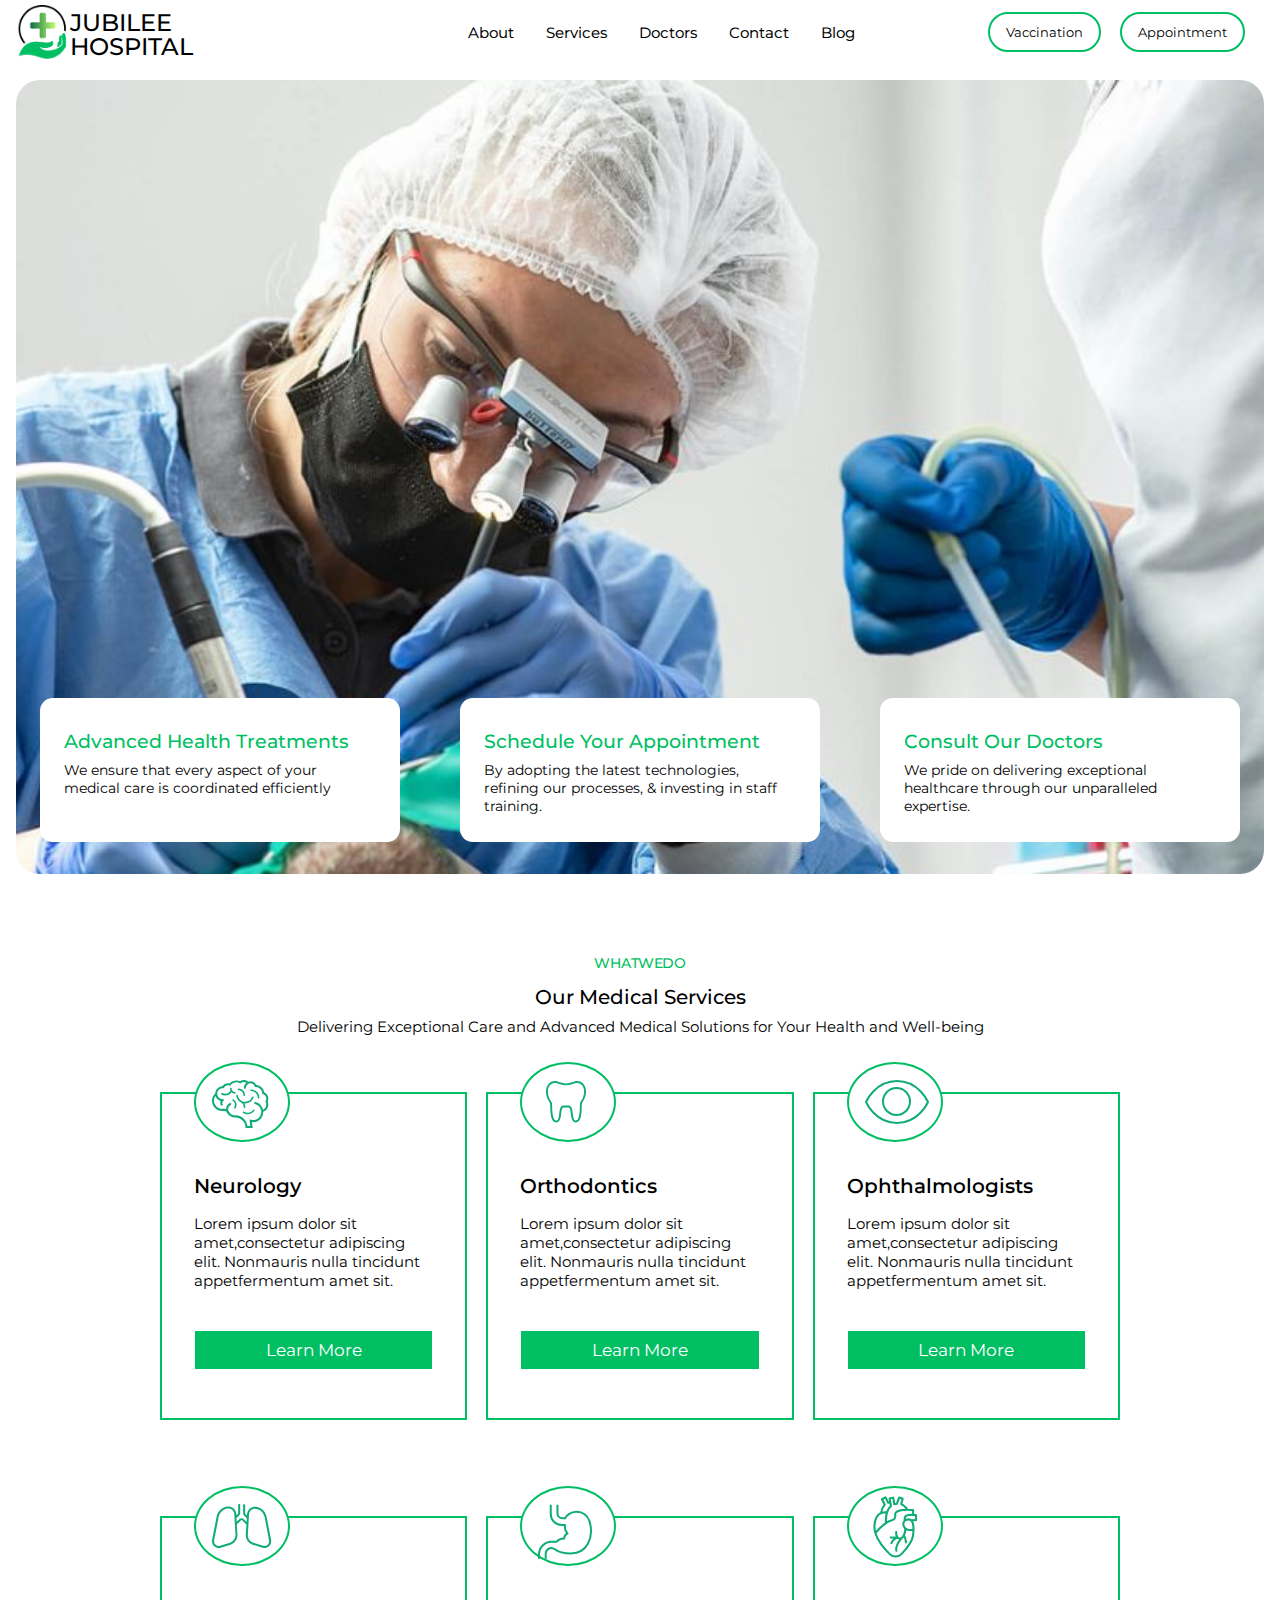
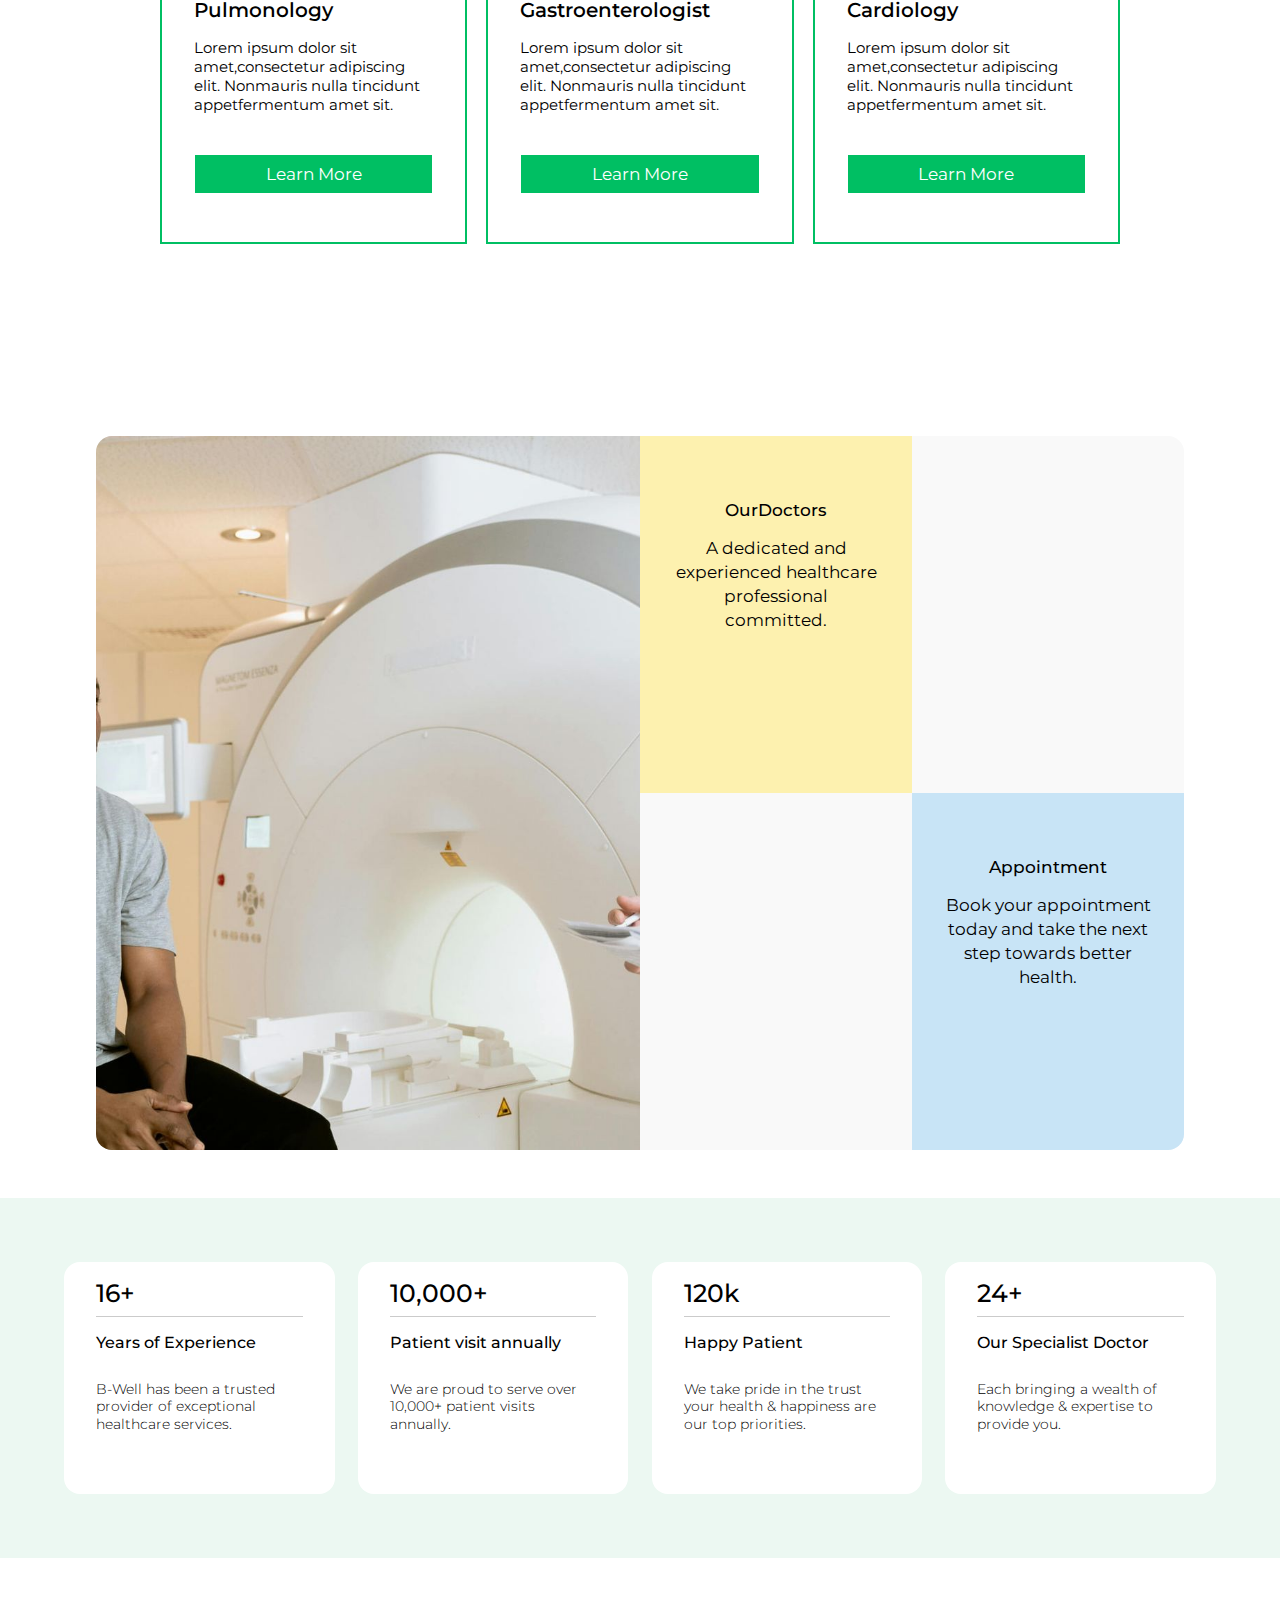
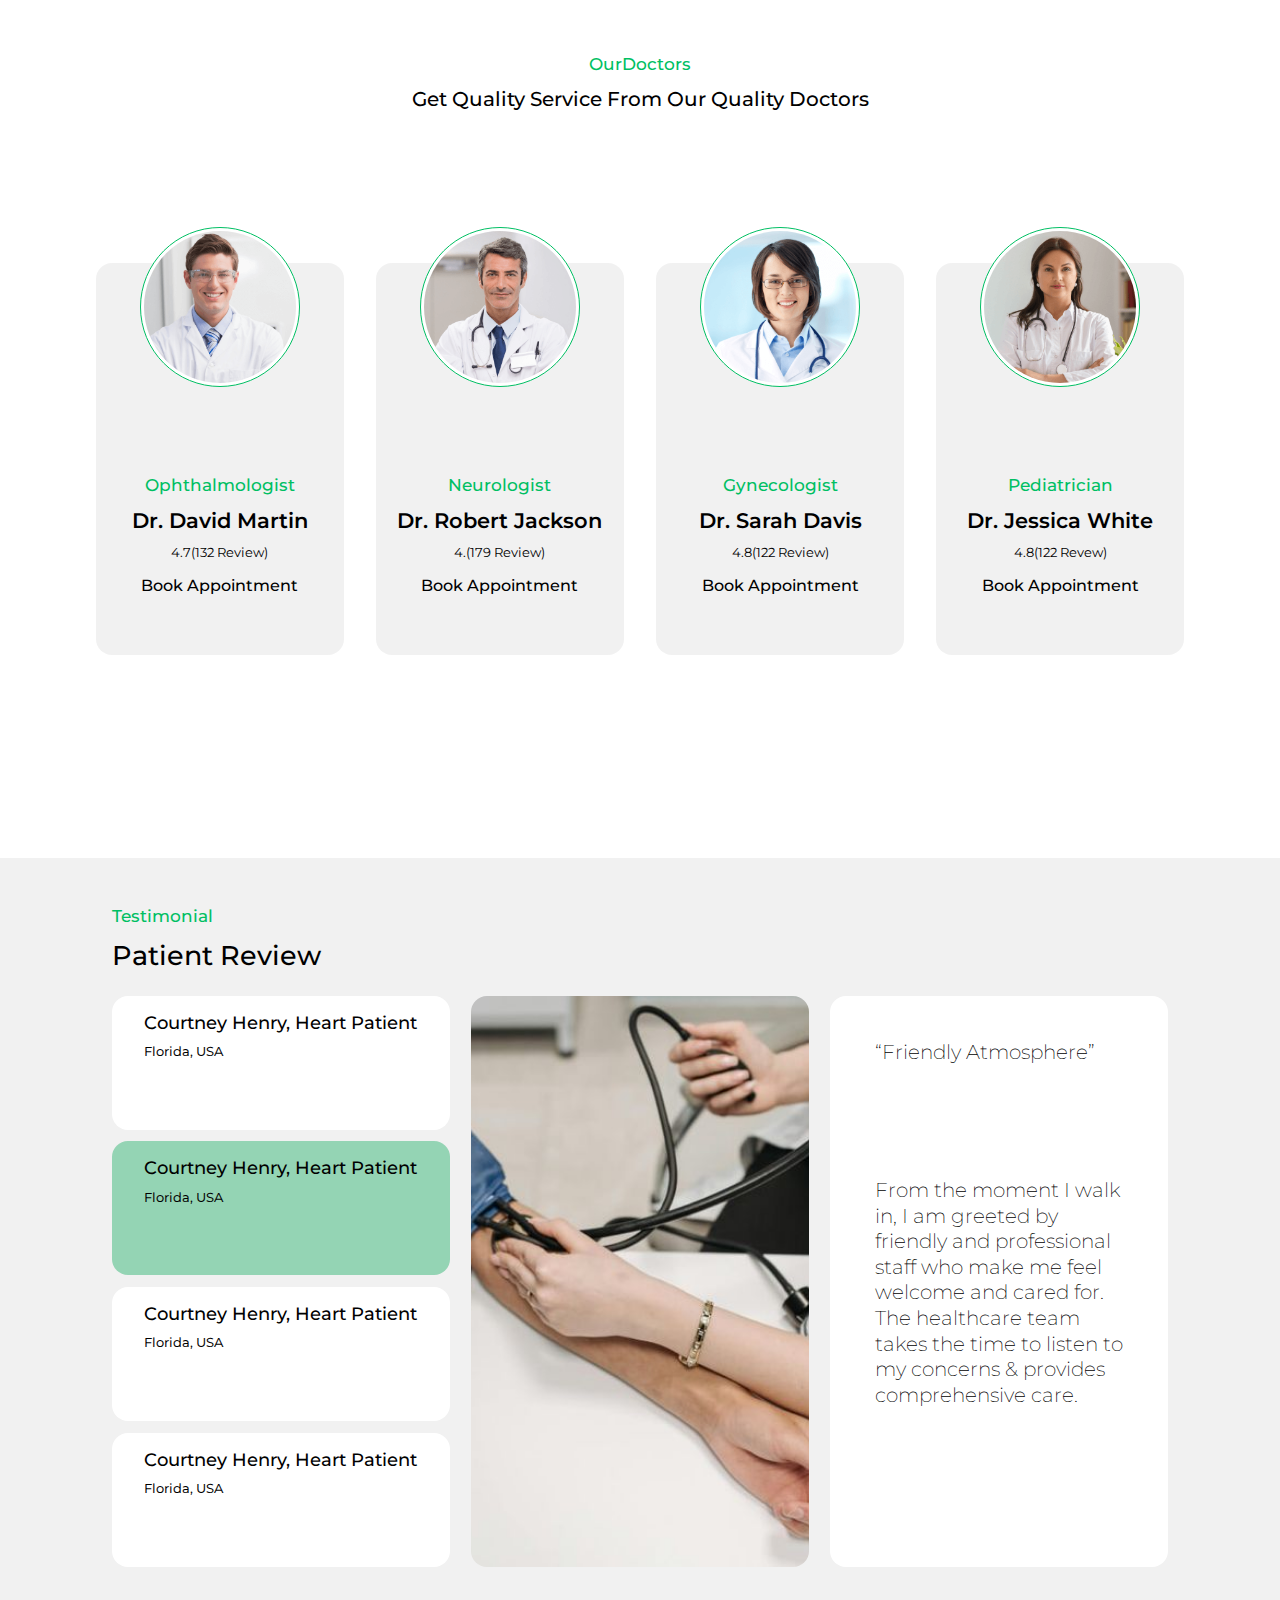
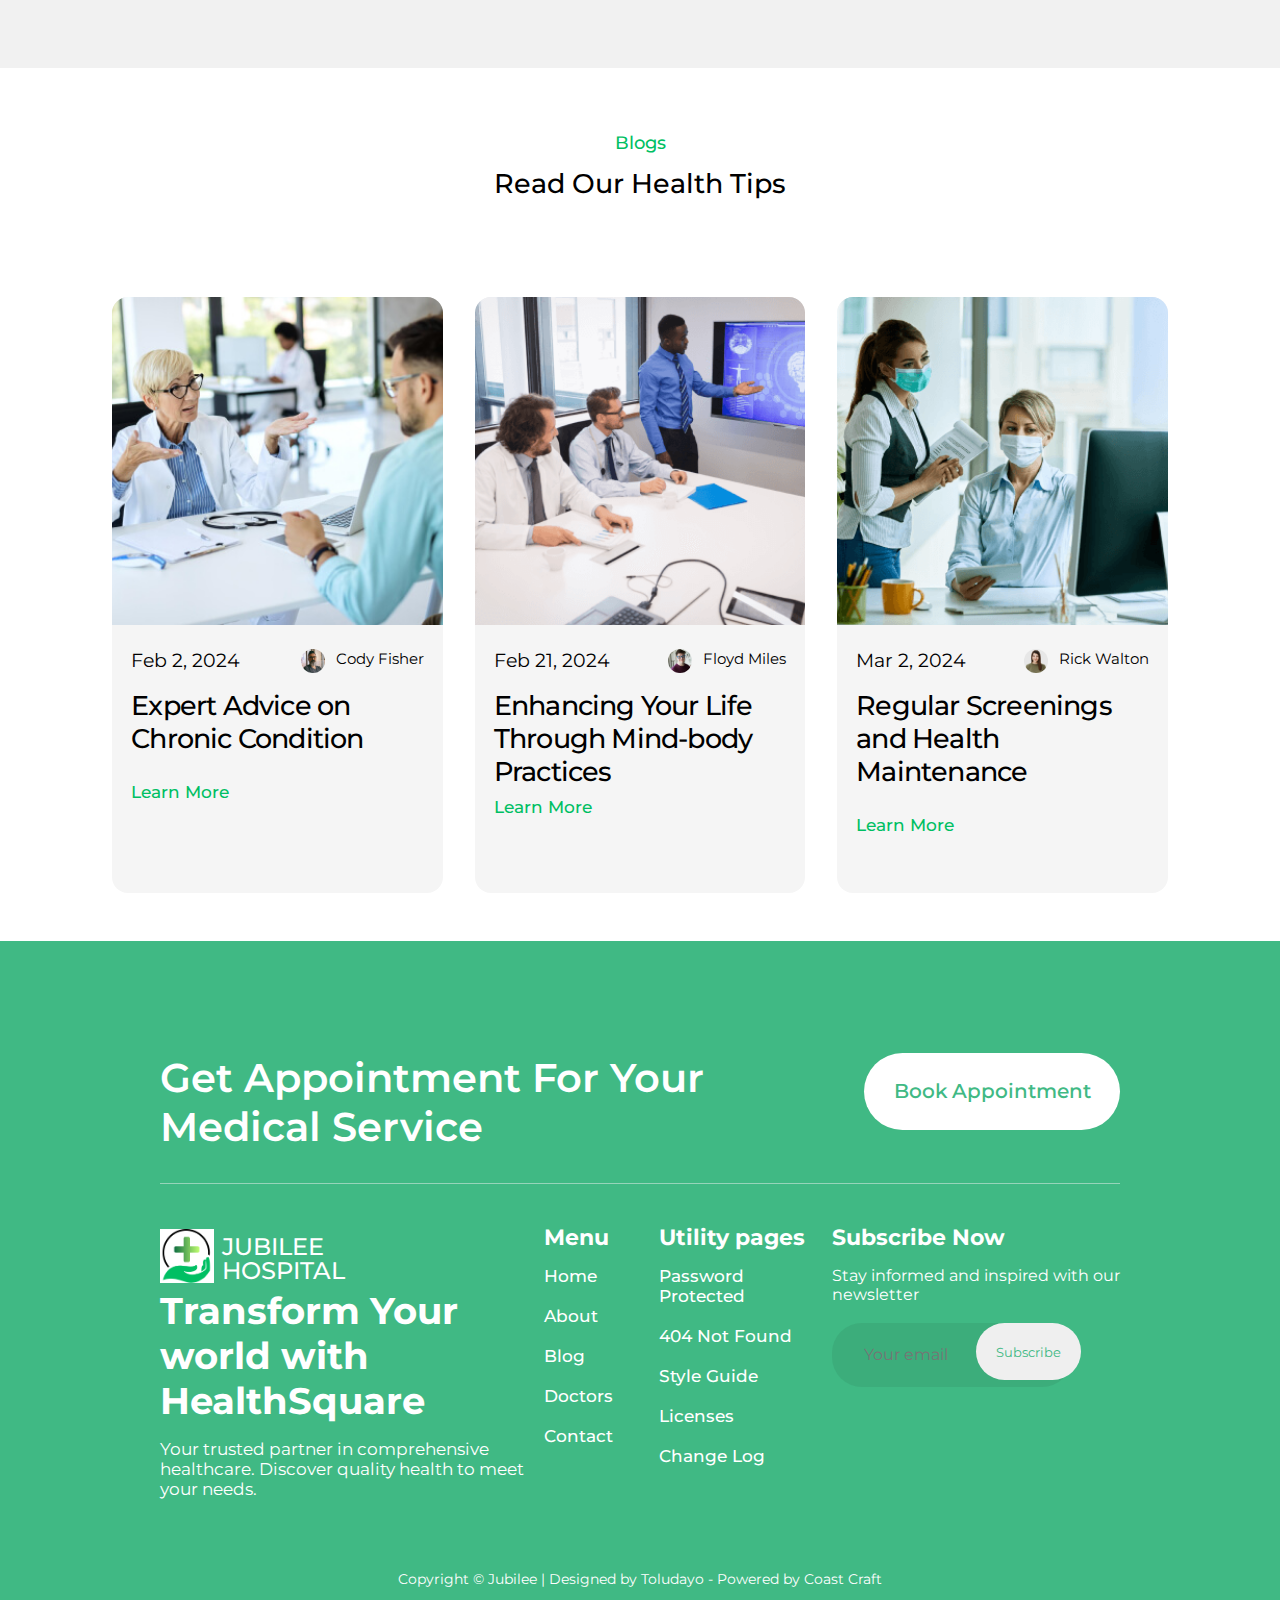
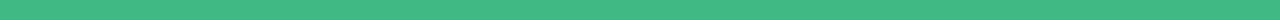
<file: index.html>
<!DOCTYPE html>
<html lang="en">
<head>
    <meta charset="UTF-8">
    <meta name="viewport" content="width=device-width, initial-scale=1.0">
    <meta http-equiv="X-UA-Compatible" content="IE=7">
    <link rel="stylesheet" href="/css/style.css">
    <link rel="stylesheet" href="/js/script.js">
    <link href="https://unpkg.com/aos@2.3.1/dist/aos.css" rel="stylesheet">
    <link rel="stylesheet" href="https://cdnjs.cloudflare.com/ajax/libs/font-awesome/6.6.0/css/all.min.css" integrity="sha512-Kc323vGBEqzTmouAECnVceyQqyqdsSiqLQISBL29aUW4U/M7pSPA/gEUZQqv1cwx4OnYxTxve5UMg5GT6L4JJg==" crossorigin="anonymous" referrerpolicy="no-referrer" />    <link rel="stylesheet" href="/js/script.js">
    <link rel="apple-touch-icon" sizes="180x180" href="/redketchup/apple-touch-icon.png">
    <link rel="icon" type="image/png" sizes="32x32" href="/redketchup/favicon-32x32.png">
    <link rel="icon" type="image/png" sizes="16x16" href="/redketchup/favicon-16x16.png">
    <link rel="manifest" href="/redketchup/site.webmanifest">
    <title>Jubilee Hospital | Home</title>
</head>
<body>
    <header> 
        <nav class="main-nav" aria-expanded="false">
            <div class="logo">
                <img src="/images/jubilee logo 2.png" alt="beatpulse logo" >
                <div class="logo-text">
                   <p>JUBILEE HOSPITAL</p> 
                </div>
            </div>
            <ul role="list" class="sub-nav">
                <li><a href="">About</a></li>
                <li><a href="#services">Services</a></li>
                <li><a href="#doctors">Doctors</a></li>
                <li><a href="#">Contact</a></li>
                <li><a href="#blog">Blog</a></li>
                <a href="/appointment.html" class="sign small">Appointment</a>
            </ul>
            <div class="call-to-action">
                <a href="#" class="sign">Vaccination</a>
                <a href="/appointment.html" class="sign">Appointment</a>
            </div>
        </nav>
        <button class="navbar-toggle " aria-label="navbar-toggle" aria-controls="primary-nav" >&#9776;</button>
    </header>     
    <main>
        <section class="hero">
            <div class="hero-img-container">
                <div class="hero-text-container" >
                    <div class="hero-text">
                        <h2>Advanced Health Treatments</h2>
                        <p>We ensure that every aspect of your medical care is coordinated efficiently </p>
                    </div>
                    <div class="hero-text">
                        <h2>Schedule Your Appointment</h2>
                        <p>By adopting the latest technologies, refining our processes, & investing in staff training.</p>
                    </div>
                    <div class="hero-text">
                        <h2>Consult Our Doctors</h2>
                        <p>We pride on delivering exceptional healthcare through our unparalleled expertise.</p>
                    </div>
                </div>
            </div>
        </section>
        <section class="what-we-do" id="services"  >
            <div class="what-we-do-txt">
                <h5 class="what-special">WHAT WE DO</h5>
                <h6>Our Medical Services</h6>
                <p>Delivering Exceptional Care and Advanced Medical Solutions for Your Health and Well-being</p>
            </div>
            <div class="whatwedo-boxes">
                <div class="box">
                    <div class="box-img">
                        <img src="/images/brain Green Icons (5).svg" alt="">
                    </div>
                    <div class="box-text">
                        <h4>Neurology</h4>
                        <p>Lorem ipsum dolor sit amet,consectetur adipiscing elit. Nonmauris nulla tincidunt appetfermentum amet sit.</p>
                       <button class="box-btn">Learn More</button>
                    </div>
                </div>
                <div class="box">
                    <div class="box2-img">
                        <img src="/images/tooth Green Icons (6).svg" alt="">
                    </div>
                    <div class="box-text">
                        <h4>Orthodontics</h4>
                        <p>Lorem ipsum dolor sit amet,consectetur adipiscing elit. Nonmauris nulla tincidunt appetfermentum amet sit.</p>
                       <button class="box-btn">Learn More</button>
                    </div>
                </div>
                <div class="box">
                    <div class="box-img">
                        <img src="/images/eye Green Icons (1).svg" alt="">
                    </div>
                    <div class="box-text">
                        <h4>Ophthalmologists</h4>
                        <p>Lorem ipsum dolor sit amet,consectetur adipiscing elit. Nonmauris nulla tincidunt appetfermentum amet sit.</p>
                       <button class="box-btn">Learn More</button>
                    </div>
                </div>
                <div class="box">
                    <div class="box-img">
                        <img src="/images/lungs Green Icons (4).svg" alt="">
                    </div>
                    <div class="box-text">
                        <h4>Pulmonology</h4>
                        <p>Lorem ipsum dolor sit amet,consectetur adipiscing elit. Nonmauris nulla tincidunt appetfermentum amet sit.</p>
                       <button class="box-btn">Learn More</button>
                    </div>
                </div>
                <div class="box">
                    <div class="box-img">
                        <img src="/images/kidney Green Icons (3).svg" alt="">
                    </div>
                    <div class="box-text">
                        <h4>Gastroenterologist</h4>
                        <p>Lorem ipsum dolor sit amet,consectetur adipiscing elit. Nonmauris nulla tincidunt appetfermentum amet sit.</p>
                       <button class="box-btn">Learn More</button>
                    </div>
                </div>
                <div class="box">
                    <div class="box3-img">
                        <img src="/images/heart Green Icons (2).svg" alt="">
                    </div>
                    <div class="box-text">
                        <h4>Cardiology</h4>
                        <p>Lorem ipsum dolor sit amet,consectetur adipiscing elit. Nonmauris nulla tincidunt appetfermentum amet sit.</p>
                       <button class="box-btn">Learn More</button>
                    </div>
                </div>
            </div>
        </section>
        <section class="block">
            <div class="block-container">
                <div class="block1">

                </div>
                <div class="block2">
                    <div class="small-block">
                        <i class="fa fa-user" aria-hidden="true"></i>
                        <h5>Our Doctors</h5>
                        <p>A dedicated and experienced healthcare professional committed.</p>
                    </div>
                    <div class="small-block"></div>
                    <div class="small-block"></div>
                    <div class="small-block">
                        <i class="fa fa-calendar" aria-hidden="true"></i>
                        <h5>Appointment</h5>
                        <p>Book your appointment today and take the next step towards better health.</p>
                    </div>
                </div>
            </div>
        </section>
        <div class="state-container">
                <div class="state">
                    <div class="state-header">
                        <h5>16+</h5>
                    </div>
                    <h6>Years of Experience</h6>
                    <p>B-Well has been a trusted provider of exceptional healthcare services.</p>
                </div>
                <div class="state">
                    <div class="state-header">
                        <h5>10,000+</h5>
                    </div>
                    <h6>Patient visit annually</h6>
                    <p>We are proud to serve over 10,000+ patient visits annually.</p>
                </div>
                <div class="state">
                    <div class="state-header">
                        <h5>120k</h5>
                    </div>
                    <h6>Happy Patient</h6>
                    <p>We take pride in the trust your health & happiness are our top priorities.</p>
                </div>
                <div class="state">
                    <div class="state-header">
                        <h5>24+</h5>
                    </div>
                    <h6>Our Specialist Doctor</h6>
                    <p>Each bringing a wealth of knowledge & expertise to provide you.</p>
                </div>
        </div>
        <section class="doctors" id="doctors">
            <div class="doctor-text">
                <h5 class="doctor-special">Our Doctors</h5>
                <h6>Get Quality Service From Our Quality Doctors</h6>
            </div>
            <div class="doctor-boxes">
                <div class="d-box">
                    <div class="dbox-img">
                        <div class="doc-img docimg1">

                        </div>
                    </div>
                    <div class="dbox-text">
                        <h5>Ophthalmologist</h5>
                        <h4>Dr. David Martin</h4>
                        <p><i class="fa fa-star" aria-hidden="true"></i> 4.7(132 Review)</p>
                        <a href="/appointment.html">Book Appointment <i class="fa fa-angle-right" aria-hidden="true"></i> </a>
                    </div>
                </div>
                <div class="d-box">
                    <div class="dbox-img">
                        <div class="doc-img docimg2">

                        </div>                    </div>
                    <div class="dbox-text">
                        <h5>Neurologist</h5>
                        <h4>Dr. Robert Jackson</h4>
                        <p><i class="fa fa-star" aria-hidden="true"></i> 4.(179 Review)</p>
                        <a href="/appointment.html">Book Appointment <i class="fa fa-angle-right" aria-hidden="true"></i> </a>
                    </div>
                </div>
                <div class="d-box">
                    <div class="dbox-img">
                        <div class="doc-img docimg3">

                        </div>                    </div>
                    <div class="dbox-text">
                        <h5>Gynecologist</h5>
                        <h4>Dr. Sarah Davis</h4>
                        <p><i class="fa fa-star" aria-hidden="true"></i> 4.8(122 Review)</p>
                        <a href="/appointment.html">Book Appointment <i class="fa fa-angle-right" aria-hidden="true"></i> </a>
                    </div>
                </div>
                <div class="d-box">
                    <div class="dbox-img">
                        <div class="doc-img docimg4">

                        </div>                    </div>
                    <div class="dbox-text">
                        <h5>Pediatrician</h5>
                        <h4>Dr. Jessica White</h4>
                        <p><i class="fa fa-star" aria-hidden="true"></i> 4.8(122 Revew)</p>
                        <a href="#">Book Appointment <i class="fa fa-angle-right" aria-hidden="true"></i> </a>
                    </div>
                </div>
            </div>
        </section>
        <section class="testimonial" >
            <h5>Testimonial</h5>
            <h4>Patient Review</h4>
            <div class="review-block">
                <div class="r-block1">
                    <div class="r-box">
                        <h6>Courtney Henry, Heart Patient</h6>
                        <p>Florida, USA</p>
                    </div>
                    <div class="r-box">
                        <h6>Courtney Henry, Heart Patient</h6>
                        <p>Florida, USA</p>
                    </div>
                    <div class="r-box">
                        <h6>Courtney Henry, Heart Patient</h6>
                        <p>Florida, USA</p>
                    </div>
                    <div class="r-box">
                        <h6>Courtney Henry, Heart Patient</h6>
                        <p>Florida, USA</p>
                    </div>
                </div>
                <div class="r-block2">

                </div>
                <div class="r-block3">
                    <p class="block3-first">“Friendly Atmosphere”</p>
                    <p>From the moment I walk in, I am greeted by friendly and professional staff who make me feel welcome and cared for. The healthcare team takes the time to listen to my concerns & provides comprehensive care.</p>
                </div>
            </div>
        </section>
        <section class="blog" id="blog">
            <div class="blog-text">
                <h5>Blogs</h5>
                <h6>Read Our Health Tips</h6>
            </div>
            <div class="blog-boxes">
                    <div class="blog-box">
                        <div class="blog-box-img first-blog">

                        </div>
                        <div class="blog-box-txt">
                            <div class="date">
                                <p>Feb 2, 2024</p>
                                <div class="date-img-container">
                                    <img src="/images/cody-fisher.png" alt="">
                                    <p>Cody Fisher</p>
                                </div>
                            </div>
                            <h4>Expert Advice on Chronic Condition</h4>
                            <a href="#">Learn More</a>
                        </div>
                    </div>
                    <div class="blog-box">
                        <div class="blog-box-img second-blog">

                        </div>
                        <div class="second-blog-edit">
                            <div class="date">
                                <p>Feb 21, 2024</p>
                                <div class="date-img-container">
                                    <img src="/images/floyd-miles.png" alt="">
                                    <p>Floyd Miles</p>
                                </div>
                            </div>
                            <h4>Enhancing Your Life Through Mind-body Practices</h4>
                            <a href="#">Learn More</a>
                        </div>
                    </div>
                    <div class="blog-box">
                        <div class="blog-box-img third-blog">

                        </div>
                        <div class="blog-box-txt">
                            <div class="date">
                                <p>Mar 2, 2024</p>
                                <div class="date-img-container">
                                    <img src="/images/rick-walton.png" alt="">
                                    <p>Rick Walton</p>
                                </div>
                            </div>
                            <h4>Regular Screenings and Health Maintenance</h4>
                            <a href="#">Learn More</a>
                        </div>
                    </div>
            </div>
        </section>
    </main>
    <footer class="footer">
        <div class="footer-top">
          <h2>Get Appointment For Your Medical Service</h2>
          
          <button href="/appointment.html" class="btn-appointment">Book Appointment</button>
        </div>
      
        <div class="footer-container">
          <div class="footer-column1">
            <div class="logo footer-logo">
                <img src="/images/jubilee logo 2.png" alt="beatpulse logo" >
                <div class="logo-text">
                   <p>JUBILEE HOSPITAL</p> 
                </div>
            </div>
            <h2>Transform Your world with HealthSquare</h2>
            <p class="column1-p">Your trusted partner in comprehensive healthcare. Discover quality health to meet your needs.</p>
            <div class="social-icons">
              <a href="#"><i class="fab fa-facebook"></i></a>
              <a href="#"><i class="fab fa-twitter"></i></a>
              <a href="#"><i class="fab fa-linkedin"></i></a>
              <a href="#"><i class="fab fa-instagram"></i></a>
            </div>
          </div>
          <div class="footer-column2">
            <div class="footer-column">
                <h3>Menu</h3>
                <ul>
                  <li><a href="#">Home</a></li>
                  <li><a href="#">About</a></li>
                  <li><a href="#">Blog</a></li>
                  <li><a href="#">Doctors</a></li>
                  <li><a href="#">Contact</a></li>
                </ul>
              </div>
          
              <div class="footer-column">
                <h3>Utility pages</h3>
                <ul>
                  <li><a href="#">Password Protected</a></li>
                  <li><a href="#">404 Not Found</a></li>
                  <li><a href="#">Style Guide</a></li>
                  <li><a href="#">Licenses</a></li>
                  <li><a href="#">Change Log</a></li>
                </ul>
              </div>
          
              <div class="footer-column formedit">
                <h3>Subscribe Now</h3>
                <p>Stay informed and inspired with our newsletter</p>
                <form action="#">
                  <input type="email" placeholder="Your email" required>
                  <button type="submit">Subscribe</button>
                </form>
          </div>
          </div>
        </div>
      
        <div class="footer-bottom">
          <p>Copyright © Jubilee | Designed by Toludayo - Powered by Coast Craft</p>
        </div>
    </footer>


      <script src="https://unpkg.com/aos@next/dist/aos.js"></script>
      <script src="/js/script.js">
          AOS.init(); 
      </script>
</body>
</html>
</file>
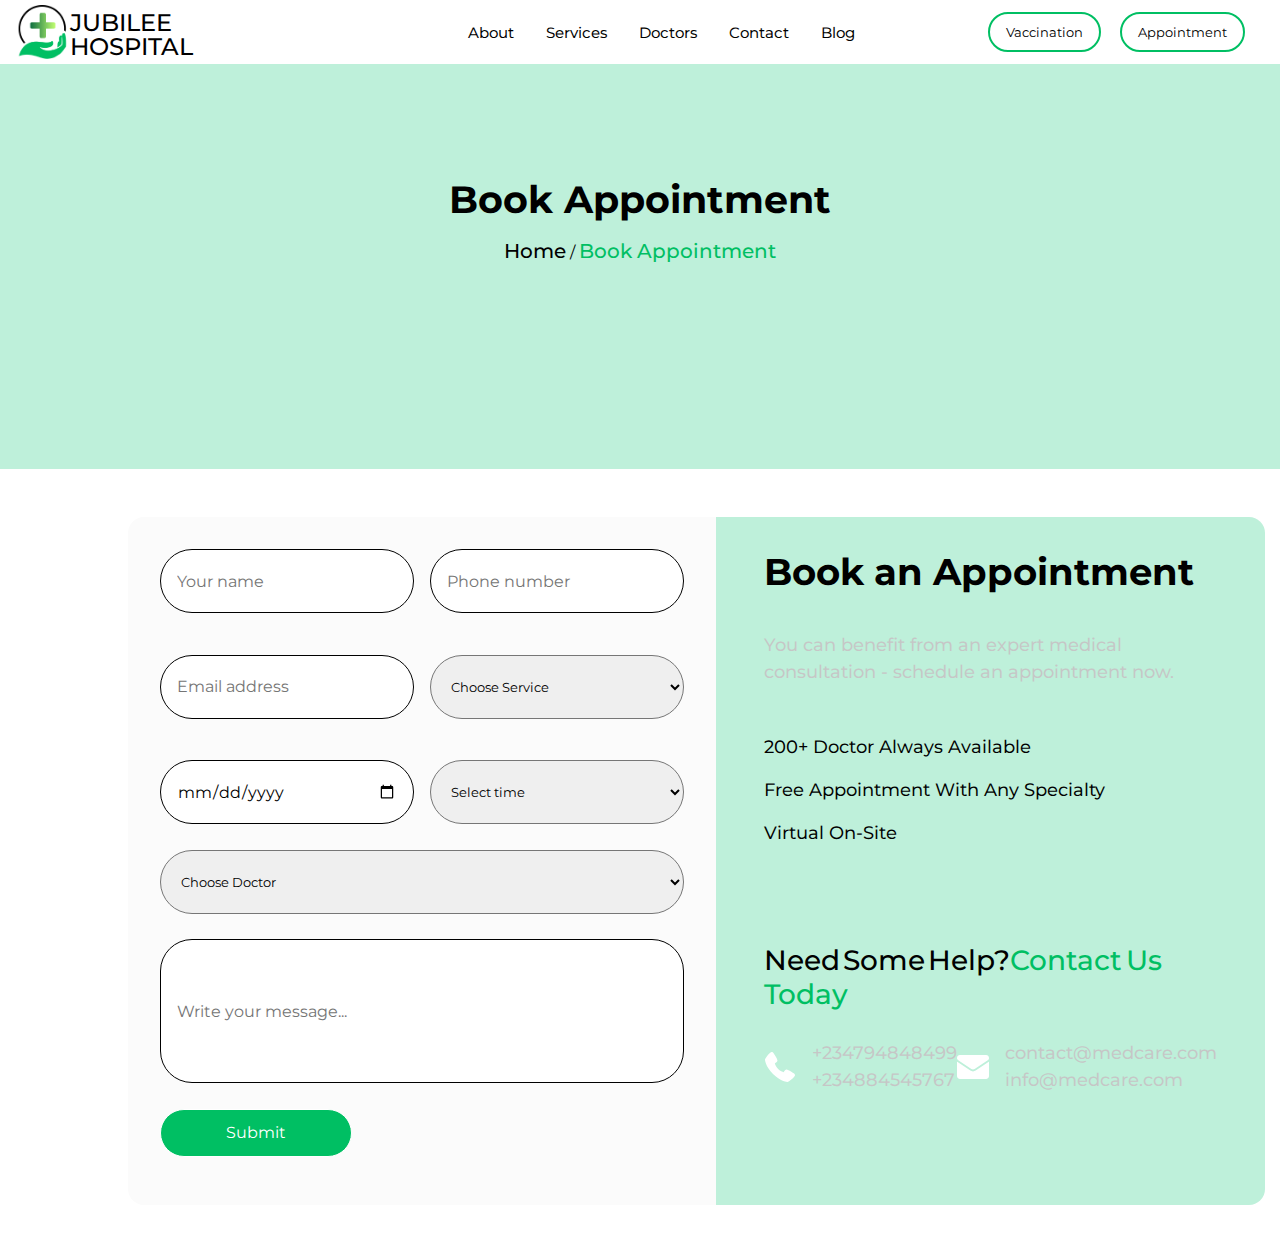
<file: appointment.html>
<!DOCTYPE html>
<html lang="en">
<head>
    <meta charset="UTF-8">
    <meta name="viewport" content="width=device-width, initial-scale=1.0">
    <meta http-equiv="X-UA-Compatible" content="IE=7">
    <link rel="stylesheet" href="/css/style.css">

    <link href="https://unpkg.com/aos@2.3.1/dist/aos.css" rel="stylesheet">
    <link rel="stylesheet" href="https://cdnjs.cloudflare.com/ajax/libs/font-awesome/6.6.0/css/all.min.css" integrity="sha512-Kc323vGBEqzTmouAECnVceyQqyqdsSiqLQISBL29aUW4U/M7pSPA/gEUZQqv1cwx4OnYxTxve5UMg5GT6L4JJg==" crossorigin="anonymous" referrerpolicy="no-referrer" />    <link rel="stylesheet" href="/js/script.js">
    <link rel="apple-touch-icon" sizes="180x180" href="/redketchup/apple-touch-icon.png">
    <link rel="icon" type="image/png" sizes="32x32" href="/redketchup/favicon-32x32.png">
    <link rel="icon" type="image/png" sizes="16x16" href="/redketchup/favicon-16x16.png">
    <link rel="manifest" href="/redketchup/site.webmanifest">
    <title>Jubilee Hospital | Appointment</title>
</head>
<body>
    <header> 
        <nav class="main-nav" aria-expanded="false">
            <div class="logo">
                <img src="/images/jubilee logo 2.png" alt="beatpulse logo" >
                <div class="logo-text">
                   <p>JUBILEE HOSPITAL</p> 
                </div>
            </div>
            <ul role="list" class="sub-nav">
                <li><a href="">About</a></li>
                <li><a href="#services">Services</a></li>
                <li><a href="#doctors">Doctors</a></li>
                <li><a href="#">Contact</a></li>
                <li><a href="#blog">Blog</a></li>
                <a href="/appointment.html" class="sign small">Appointment</a>
            </ul>
            <div class="call-to-action">
                <a href="#" class="sign">Vaccination</a>
                <a href="/appointment.html" class="sign">Appointment</a>
            </div>
        </nav>
        <button class="navbar-toggle " aria-label="navbar-toggle" aria-controls="primary-nav" >&#9776;</button>
    </header> 
    <main>
        <section class="appointment-hero ">
            <div class="appt-text">
                <h1>Book Appointment</h1>
                <p><a href="/index.html">Home</a> / <a href="#">Book Appointment</a></p>
            </div>
        </section>
        <section class="appointment-form">
            <div class="appointment">
                <form class="appt-form">
                    <div class="fff">
                        <input id="name" type="text" placeholder="Your name" required>
                        <input id="phone no" type="text" placeholder="Phone number" required>
                        <input id="email" type="text" placeholder="Email address" required>
                        <select name="service" id="service">
                            <option value="">Choose Service</option>
                            <option value="yes">Cardiology</option>
                            <option value="no">oncology</option>
                            <option value="no">neurology</option>
                            <option value="no">pediatrics</option>
                            <option value="no">Gynecology</option>
                        </select>
                        <input id="date" type="date" placeholder="dd/mm/yy">
                        <select name="time" id="time">
                            <option value="">Select time</option>
                            <option value="yes">08.00 AM</option>
                            <option value="no">10.00 AM</option>
                            <option value="no">12.00 AM</option>
                            <option value="no">04.00 PM</option>
                            <option value="no">06.00 PM</option>
                        </select>
                    </div>
                    <select name="doctor" id="doctor">
                        <option value="">Choose Doctor</option>
                        <option value="yes">Dr. Sarah Davis</option>
                        <option value="no">Dr. Esther Howard</option>
                        <option value="no">Dr. Cameron Williams</option>
                        <option value="no">Dr. Leslie Alexander</option>
                        <option value="no">Dr. Marks Stilleng</option>
                    </select>
                    <input id="message" type="message" placeholder="Write your message...">

                    <button type="submit" class="form-btn">Submit</button>
                </form>
                <div class="appt">
                    <h3>Book an Appointment</h3>
                    <p>You can benefit from an expert medical consultation - schedule an appointment now.</p>
        
                    <div class="list">
                        <p>200+ Doctor Always Available</p>
                        <p>Free Appointment With Any Specialty</p>
                        <p>Virtual On-Site</p>
                    </div>
                    <h5>Need Some Help?<span>Contact Us Today</span> </h5>
                    <div class="contact">
                    <div class="phone">
                        <img src="/images/phone-white.svg" alt="">
                        <p class="num">+234794848499 </br>+234884545767</p>
                    </div>
                    <div class="mail">
                        <img src="/images/email-white.svg" alt="">
                        <p class="num">contact@medcare.com </br>info@medcare.com</p>
                    </div>
                    </div>
                </div>
            </div>
        </section>
    </main>    
    <footer>

    </footer>
    <script src="/js/script.js">

    </script>
</body>
</html>
</file>
<file: css/style.css>
@import url('https://fonts.googleapis.com/css2?family=Montserrat:ital,wght@0,100..900;1,100..900&display=swap');
/* GENERAL STYLING REST */
*{
    margin: 0;
    padding: 0;
    box-sizing: border-box;
    font-family: "Montserrat", sans-serif;
}

:root{
    --primary-color: #00bf63;
    --secondary-color: #fff;
}
/* IMAGE DEAFAULT */
img{
    height: auto;
}

/* HAEDER/NAVIGATION STYLING */
header{
    width: 100%;
    height: 4rem;
    padding-inline: 1rem;
    background-color: transparent;
}

.logo{
    display: flex;
    height: 4rem;
    width: 13rem;
    padding-block: 0.3rem;
 
}
.logo img{
    width: 4.7rem;
}
.logo-text{
    font-size: 1.5rem;
    line-height: 1;
    padding-top: 0.4rem;
    font-weight: 500;
    font-family: "Montserrat", sans-serif;
}

.navbar-toggle{
    display: none;
    background-color: transparent;
    color: #fff;
    font-size: 2rem;
 }
 .main-nav{
    height: 4rem;
    display: flex;
    align-items: center;
    justify-content: space-between;
}
.sub-nav{
    display: flex;
    height: 4rem;
    justify-content: space-between;
    align-items: center;
    list-style: none;
    margin-left: 7rem;
}
.sub-nav li a{
    text-decoration: none;
    color: #000;
    font-size: 15px;
    font-weight: 450;
    padding-inline: 1rem;
}
.sub-nav li a:hover{
   color: var(--primary-color);
}

.call-to-action{
    display: flex;
    justify-content: space-between;
    align-items: center;
}

.sign{
    padding: 0.6rem 1rem;
    border-radius: 5rem;
    border: 2px solid var(--primary-color);
    color: #000;
    text-decoration: none;
    font-size: 13px;
    margin-right: 1.2rem;
}

.call-to-action{
    display: flex;
    justify-content: space-between;
    align-items: center;
    height: 4rem;
}
.small{
    display: none;
}
/* .sign:last-child{
    padding: 0.6rem 1rem;
    border-radius: 5rem;
    border: 1px solid var(--primary-color);
    color: #000;
}
.sign:last-child:hover{
    background-color:transparent;
    border: 1px solid white;
    color: #fff;
} */
.sign:hover{
    border: 1px solid white;
    color: #fff;
    background-color: var(--primary-color);

}
@media (max-width:780px) {
    header{
        width: 100%;
        position: fixed;
        height: fit-content;
        background-color: #fff;
        display: flex;
        padding-block-start: 0.2rem;
        padding-inline: 0rem;
    }
    .navbar-toggle{
        display: block;
        position: absolute;
        background-color: transparent;
        color: #000;
        font-size: 2rem; 
        border: none;
        right: 0%;
        margin-right: 1rem;
     }
     .navbar-toggle:hover{
        opacity: 0.5;
     }
    .main-nav{
        width: 100%;
        padding: 0;
        margin: 0;
        display: block;
        text-align: center;
     }
    .main-nav .sub-nav{
        margin-left: 0rem;
        display: block;
        position: relative;
        top: 0%;
        left: 30% ;
        background-color: var(--secondary-color);
        opacity: 0.9;
        width: 70%;
        height: 100vh;
        z-index: 4;
        border-right: 1px solid #ccc;
        padding: 0px;
        transform: translateX( 500px);
     }
  
    .main-nav ul.sub-nav li{
        padding: 1rem ;
        width: 100%;
        border-bottom: #ccc solid 1px;
        font-size: 15px;
     }
    .main-nav ul.sub-nav li:last-child{
        border-bottom: 0;

     }
    .main-nav ul.sub-nav.show{
       transform: translateX( 0px);
     }
    .main-nav ul.sub-nav li:hover{
        border-bottom:  none;
     }
    .main-nav ul.sub-nav li a{
        color: black;
        width: 100%;
        font-size: 18px;
        padding: 1rem;
     }
     .small{
        display:block ;
        width: 50%;
        margin: 1rem auto;
     }
     .call-to-action{
        display: none;
     }
}


/* HERO SECTION STYLING */
.hero{
    height: 90vh;
    width: 100%;
    padding-inline: 1rem;
    padding-block-start: 1rem;
}

.hero-img-container{
    width: 100%;
    height: 100%;
    border-radius: 1.5rem;
    background-image: url(/images/surgery.jpg);
    background-position: center;
    background-size: cover;
    background-repeat: no-repeat;
    display: flex;
    align-items: end;
    padding-bottom: 2rem;
}
.hero-text-container{
    display: flex;
    justify-content: space-between;
    padding-inline: 1.5rem;
    width: 100%;
}
.hero-text{
    width: 30%;
    height: 9rem;
    padding: 2rem 1.5rem;
    border-radius: 0.8rem;
    background-color: #fff;
}
.hero i{
    display: flex;
    float: right;
    margin-left: 1rem;
    font-size: 17px;
    font-weight: 200;
}
.hero-text h2{
    font-size: 19px;
    font-weight: 500;
    color: var(--primary-color);
    margin-bottom: 0.5rem;
}
.hero-text p{
    font-size: 14px;
}

@media (max-width:780px) {
    .hero{
        height: 90vh;
        width: 100%;
        padding-inline: 0.1rem;
        padding-block-start: 0rem;
    }
    .hero-text:first-child,
    .hero-text:last-child{
        display: none;
    }
    .hero-text-container{
        width: 100%;
        height: fit-content;
    }
    .hero-text{
        width: 100%;
        height: fit-content;
    }
    .hero-img-container{
        width: 100%;
        height: 100%;
        border-radius: 0rem;
    }

}

/* WHAT WE DO STYLING */
.what-we-do{
    height: fit-content;
    width: 100%;
    text-align: center;
    padding: 5rem 10rem; 
}
.what-we-do h5{
    font-size: 14px;
    margin-bottom: 0.8rem;
    color: var(--primary-color);
}
.what-we-do h6{
    font-size: 20px;
    font-weight: 500;
    margin-bottom: 0.5rem;
}
.what-we-do p{
    font-size: 15px;
    font-weight: 00;
    margin-bottom: 3.5rem;
}
.whatwedo-boxes{
    display: grid;
    grid-template-columns: 1fr 1fr 1fr;
    gap: 2%;
}
.box{
    height: fit-content;
    padding-inline: 2rem;
    text-align: left;
    border: 2px solid var(--primary-color);
    margin-bottom: 5rem;
}
.box-img{
    height: 5rem;
    width: 6rem;
    margin-top: -2rem;
    background-color: #fff;
    padding: 1rem;
    margin-bottom: 2rem;
    border-radius: 50%;
    border: 2px solid var(--primary-color);

}
.box2-img{
    height: 5rem;
    width: 6rem;
    margin-top: -2rem;
    background-color: #fff;
    padding: 1.1rem 1.5rem;
    margin-bottom: 2rem;
    border-radius: 50%;
    border: 2px solid var(--primary-color);
}
.box3-img{
    height: 5rem;
    width: 6rem;
    margin-top: -2rem;
    background-color: #fff;
    padding: 0.5rem 1.5rem;
    margin-bottom: 2rem;
    border-radius: 50%;
    border: 2px solid var(--primary-color);
}
.box-text h4{
    font-size: 20px;
    font-weight: 550;
    margin-bottom: 1rem;
}
.box-text p{
    font-size: 15px;
    font-weight: 00;
    margin-bottom: 2.5rem;
}
.box-btn {
    width: 100%;
    height: 2.5rem;
    color: #fff;
    font-size: 17px;
    border: 1px solid #fff;
    text-decoration: none;
    cursor: pointer;
    background-color: var(--primary-color);
    margin-bottom: 3rem;
}
.box-btn:hover {
    width: 100%;
    height: 2.5rem;
    font-size: 18px;
    opacity: 0.8;
    border: 5px solid var(--primary-color);
    background-color: var(--primary-color);
}
@media (max-width:780px) {
    .what-we-do{
        padding: 1rem 1rem; 
        height: fit-content;
    }
    .whatwedo-boxes{
        display: block;
    }
    .box{

        margin-bottom: 2.5rem;
    }
}

/* BLOCK SECTION STYLING */
.block{
    width: 100%;
    height: 90vh;
    padding: 3rem 6rem;
}
.block-container{
    display: grid;
    grid-template-columns: 1fr 1fr;
    width: 100%;
    height: 100%;
    background-color: #f9f9f9;
    border-radius: 1rem;

}
.block1{
    background-image: url(/images/hero-p.jpg);
    background-position: center;
    background-repeat: no-repeat;
    background-size: cover;
    width: 100%;
    height: 100%;
    border-bottom-left-radius: 1rem;
    border-top-left-radius: 1rem;
}
.block2{
    width: 100%;
    height: 100%;
    display: grid;
    grid-template-columns: 1fr 1fr;
}   
.small-block{
    text-align: center;
    padding-inline: 2rem;
    padding-block-start: 4rem;
    
}
.small-block h5{
    font-size: 17px;
    font-weight: 500;
    margin-bottom: 1rem;
}
.small-block p{
    font-size: 17px;
    line-height: 1.5rem;
}
.small-block i{
    font-size: 27px;
    font-weight: 300;
    margin-bottom: 1rem;
}
.small-block:first-child{
    background-color: #fdf1af;
}
.small-block:last-child{
    background-color: #c8e4f6;
    border-bottom-right-radius: 1rem;
}
@media (max-width:780px) {
    .block{
        height: fit-content;
        padding: 3rem 1rem;
    }
    .block-container{
        display: block;    
    }
    .block1{
        width: 100%;
        height: 25rem;
        border-radius: 1rem;
        margin-bottom: 1rem;

    }
    .block2{
        display: block;
    }  
    .small-block:nth-child(2),
    .small-block:nth-child(3){
        display: none;
    } 
    .small-block{
        text-align: center;
        height: 15rem;
        padding-inline: 2rem;
        padding-block-start: 4rem;
        
    }
    .small-block:first-child{
        background-color: #fdf1af;
        margin-bottom: 1rem;
        border-radius: 1rem;
    }
    .small-block:last-child{
        background-color: #c8e4f6;
        border-radius: 1rem;
    }
}

/* STATE CONTAINER SECTION STYLING */
.state-container{
    height: 40vh;
    width: 100%;
    padding: 4rem 4rem;
    background-color: rgba(67, 186, 127, .1);
    display: grid;
    grid-template-columns: 1fr 1fr 1fr 1fr;
    gap: 2%;
}

.state{
    width: 100%;
    height: 100%;
    background-color: var(--secondary-color);
    border-radius: 1rem;
    padding: 1rem 2rem;
}
.state-header{
    border-bottom: 1px solid rgb(203, 203, 203);
    margin-bottom: 1rem;
}
.state-header h5{
    font-size: 25px;
    font-weight: 500;
    margin-bottom: 0.5rem;
}
.state h6{
    font-size: 16px;
    font-weight: 500;
    margin-bottom: 1.8rem;
}
.state p{
    font-size: 14px;
    font-weight: 300;
    line-height: 1.1rem;
}
@media (max-width:780px) {
    .state-container{
        height: fit-content;
        padding: 4rem 1rem;
        display: block;
        background-color: var(--secondary-color);
    }
    .state{
        margin-bottom: 1rem;
        background-color: rgba(67, 186, 127, .1);

    }
    
}


/* OUR DOCTORS STYLING */
.doctors{
    height: 100vh;
    width: 100%;
    padding: 5rem 6rem;
    text-align: center;
}
.doctors h5{
    font-size: 17px;
    margin-bottom: 0.8rem;
    color: var(--primary-color);
}
.doctors h6{
    font-size: 20px;
    font-weight: 500;
    margin-bottom: 1.5rem;
}
.doctor-text{
    width: 100%;
    height: fit-content;
    padding-block: 1rem;
    margin-bottom: 7rem;
}
.doctor-boxes{
    display: grid;
    grid-template-columns: 1fr 1fr 1fr 1fr;
    gap: 3%;
    height: 53%;
    width: 100%;
    
}
.d-box{
    width: 100%;
    height: 100%;
    padding:1rem  0rem;
    display: grid;
    cursor: pointer;
    place-items: center;
    /* text-align: center; */
    border-radius: 1rem;
    background-color: rgba(203, 203, 203, 0.27);
}
.d-box:hover{
    background-color: #c6c6c6;
}
.dbox-img{
    border-radius: 50%;
    width: 10rem;
    height: 10rem;
    display: grid;
    place-items: center;
    margin-top: -6rem;
    background-color: #ffffff;
    border: 1px solid var(--primary-color);
}
.doc-img{
    border-radius: 50%;
    background-position: center;
    background-size: cover;
    background-repeat: no-repeat;
    width: 9.5rem;
    height: 9.5rem;
}
.docimg1{
    background-image: url(/images/doc1-martin.png);
}
.docimg2{
    background-image: url(/images/doc2\ robert-jackson.png);
}
.docimg3{
    background-image: url(/images/doc2\ sarah-davis.png);
}
.docimg4{
    background-image: url(/images/doc4\ jessica-white.png);
}
.dbox-text{
    width: 100%;

}
.dbox-text h4{
   font-size: 21px;
   margin-bottom: 0.7rem;
   font-weight: 600;
}
.dbox-text p{
    font-size: 13px;
    margin-bottom: 1rem;
 }
.dbox-text i{
    font-size: 13px;
    color: var(--primary-color);
 }
.dbox-text a{
    font-size: 16px;
    text-decoration: none;
    color: black;
    font-weight: 500;
 }
 .dbox-text a:hover{
    color: rgba(67, 186, 126, 0.536);
 }
 @media (max-width:780px) {
    .doctors{
        height: fit-content;
        padding: 2rem 1rem;
    }
    .doctor-boxes{
        display: block;
    }
    .d-box{
        width: 100%;
        height: 100%;
        padding:1rem  0rem;
        margin-bottom: 7rem;
    }
 }

/* TESTIMONIAL/PATIENT REVIEW SECTION STYLING */
.testimonial{
    width: 100%;
    height: 90vh;
    padding: 3rem 7rem;
    background-color: rgba(203, 203, 203, 0.27);;
}
.testimonial h5{
    font-size: 17px;
    margin-bottom: 0.8rem;
    color: var(--primary-color);
}
.testimonial h4{
    font-size: 27px;
    font-weight: 500;
    margin-bottom: 1.5rem;
}
.review-block{
    display: grid;
    width: 100%;
    height: 80%;
    grid-template-columns: 1fr 1fr 1fr;
    gap: 2%;
}
.r-block1{
    width: 100%;
    height: 100%;
    display: grid;
    grid-template-rows: 1fr 1fr 1fr 1fr;
    gap: 2%;
}
.r-box{
    width: 100%;
    height: 100%;
    background-color: #fff;
    border-radius: 1rem;
    padding: 1rem 2rem;
    cursor: pointer;
}
.r-box:hover{
    background-color: rgba(67, 186, 126, 0.536);
}
.r-box:nth-of-type(2){
    background-color: rgba(67, 186, 126, 0.536);
}
.r-box h6{
    font-size: 18px;
    font-weight: 500;
    margin-bottom: 0.6rem;
}
.r-box p{
    font-size: 13px;
    font-weight: 450;
}
.r-block2{
    background-image: url(/images/66696282aa1489681ac2e77f_service-thumb-04-p-500.jpg);
    border-radius: 1rem;
    background-position: center;
    background-repeat: no-repeat;
    background-size: cover;
}
.r-block3{
    background-color: #fff;
    border-radius: 1rem;
    padding: 2.8rem;
}
.block3-first{
    font-size: 20px;
    margin-bottom: 7rem;
    font-weight: 200;
}
.r-block3 p{
    font-size: 20px;
    font-weight: 200;
    line-height: 1.6rem;
}
@media (max-width:780px) {
    .testimonial{
        height: fit-content;
        padding: 3rem 1rem;
        text-align: center;
    }
    .review-block{
        display: block;
        height: fit-content;
    }
    .r-block1{
        height: fit-content;
        display: block;
        margin-bottom: 1rem;
    }
    .r-box{
        width: 100%;
        height: 100%;
        margin-bottom: 1rem;
    }
    .r-block2{
        display: none;
    }
}


/* BLOG STYLING */

.blog{
    width: 100%;
    height: 97vh;
    text-align: center;
    padding: 4rem 7rem;
}
.blog-text{
    width: 100%;
    height: 20%;
    margin-bottom: 1rem;
}
.blog h5{
    font-size: 18px;
    margin-bottom: 0.8rem;
    color: var(--primary-color);
}
.blog h6{
    font-size: 27px;
    font-weight: 500;
    margin-bottom: 1.5rem;
}
.blog-boxes{
    width: 100%;
    height: 80%;
    display: grid;
    grid-template-columns: 1fr 1fr 1fr;
    gap: 3%;
}
.blog-box{
    width: 100%;
    height: 100%;
    border-radius: 1rem;
    background-color: #f5f5f5;
}
.blog-box-txt:hover,
.second-blog-edit:hover{
    background-color: rgba(133, 244, 189, 0.278);
    cursor: pointer;
}
.blog-box-img{
    width: 100%;
    height: 55%;
    border-top-left-radius: 1rem;
    border-top-right-radius: 1rem;
    background-position: center;
    background-repeat: no-repeat;
    background-size: cover;
}
.first-blog{
    background-image: url(/images/blog\ 1\ expert-advice-on-chronic-conditions.jpg);
}
.second-blog{
    background-image: url(/images/blog\ 2enhancing-your-life-through-mind-body-practices.png);
}
.third-blog{
    background-image: url(/images/blog\ 3regular-screenings-and-health-maintenance.png);
}
.second-blog-edit h4{
    font-size: 27px;
    font-weight: 500;
    letter-spacing: -0.05rem;
    margin-bottom: 0.6rem;
}
.blog-box-txt,
.second-blog-edit{
    width: 100%;
    height: 45%;
    text-align: left;
    padding: 1.5rem 1.2rem;
}
.date{
    display: flex;
    justify-content: space-between;
    margin-bottom: 1rem;
}
.date p{
    font-size: 19px;
}
.date-img-container{
    display: flex;
}
.date-img-container p{
    font-size: 15px;
    margin-left: 0.7rem;
}
.date-img-container img{
    font-size: 35px;
    border-radius: 50%;
}
.blog-box-txt h4{
    font-size: 27px;
    font-weight: 500;
    letter-spacing: -0.05rem;
    margin-bottom: 1.7rem;
}
.blog-box-txt a,
.second-blog-edit a{
    font-size: 17px;
    color: var(--primary-color);
    font-weight: 500;
    text-decoration: none;
}
@media (max-width:780px) {
    .blog{
        height: fit-content;
        padding: 4rem 1rem;
    }   
    .blog-boxes{
        height: fit-content;
        display: block;
    }
    .blog-box{
        height: fit-content;
        margin-bottom: 1rem;
    }
    .blog-box-img{
        height: 17rem;
    }
}






/* FOOTER STYLING */
/* Footer Section */
.footer {
    height: fit-content;
    width: 100%;
    background-color: #40b984;
    color: white;
    padding: 7rem 10rem 1rem 10rem;
} 
.footer-top {
    width: 100%;
    height: fit-content;
    padding-bottom: 2rem;
    display: flex;
    justify-content: space-between;
    text-align: left;
    margin-bottom: 40px;
    border-bottom: 1px solid rgba(240, 240, 240, 0.493);
    
} 
.footer-top h2 {
    font-size: 40px;
    font-weight: 600;
    max-width: 600px;
} 
.btn-appointment {
    background-color: white;
    color: #40b984;
    height: 4.8rem;
    width: 16rem;
    border-radius: 50px;
    border: 0px;
    cursor: pointer;
    font-size: 20px;
    font-weight: 540;
    transition: background-color 0.3s;
}
.btn-appointment:hover {
    background-color: #f5f5f5;
}
@media (max-width:780px) {
    .footer {
        height: fit-content;
        padding: 2rem 1rem;
    }
    .footer-top {
        height: fit-content;
        display: block;
    } 
    .footer-top h2 {
        font-size: 25px;
        margin-bottom: 2rem;
    } 
    .btn-appointment {
        height: 2.8rem;
        width: 13rem;
        font-size: 15px;
    }

}
  /* Footer Columns */
.footer-container {
    width: 100%;
    height: fit-content;
    display: flex;
}
.footer-column1 {
    width: 40%;
    height: 100%;
} 
.footer-column1 img{
    width: auto;
    margin-right: 0.5rem;
}
.footer-column1 h2{
    font-size: 37px;
    margin-bottom: 1rem;
}
.column1-p{
    font-size: 17px;
    margin-bottom: 1rem;
}
.social-icons a {
    display: inline-block;
    margin-right: 10px;
    color: white;
    font-size: 31px;
}
.footer-column2 {
    width: 60%;
    display: grid;
    grid-template-columns: 20% 30% 50%;
    height: 100%;
    padding: 0rem 0rem;
} 
.footer-column {
    width: 100%;
    height: 100%;
    margin-bottom: 20px;
}
.footer-column h3 {
    font-size: 22px;
    margin-bottom: 15px;
}  
.footer-column ul {
    list-style-type: none;
    padding: 0;
}
.footer-column ul li {
    margin-bottom: 20px;
}
.footer-column ul li a {
    color: white;
    font-size: 17px;
    font-weight: 500;
    text-decoration: none;
}
.footer-column ul li a:hover {
    text-decoration: underline;
    color: var(--primary-color);
}
.footer-column p {
    margin-bottom: 19px;
}
.formedit{
    padding-inline: 0rem;
}
.footer-column form {
    display: flex;
    width: 100%;
    margin-top: 1rem;
}
.footer-column input {
    padding: 1.3rem 2rem;
    width: 15rem;
    background-color:#39a47592 ;
    border: none;
    border-radius: 30px;
}
.footer-column button {
    padding: 1.3rem 20px;
    color: #40b984;
    border: none;
    margin-left: 9rem;
    border-radius: 30px;
    cursor: pointer;
    position: absolute;
}
.footer-column button:hover {
    background-color: black;
}
.footer-bottom {
    text-align: center;
    width: 100%;
    padding: 1rem 0rem;
    height: fit-content;
    margin-top: 20px;
}
.footer-bottom p {
    margin: 0;
    font-size: 14px;
}

/* Media Query for smaller screens */
@media (max-width:780px) {
    .footer-container {
        height: fit-content;
        display: block;
    }
    .footer-column1 {
        width: 100%;
        height: 100%;
    } 
    .footer-column1 h2{
        font-size: 30px;
        margin-bottom: 1rem;
    }
    .footer-logo{
        margin-bottom: 1rem;
    }
    .footer-column2 {
        width: 100%;
        display: block;
    } 
}



/* APPOINTMENT WEBPAGE STYLING */
.appointment-hero{
    height: 45vh;
    width: 100%;
    background-color: #7ce1b57f;
    text-align: center;
    padding: 7rem 0rem;
}

.appt-text h1{
    font-size: 38px;
    margin-bottom: 1rem;
}

.appt-text a{
    color: #00bf63;
    text-decoration: none;
    font-size: 20px;
    font-weight: 500;
}
.appt-text a:first-child{
    color: #000;
}

@media (max-width:780px) {
    .appointment-hero{
        display: grid;
        place-items: center;        
        padding: 0rem 0rem;
    }
}
/* APPOINTMENT FORM STYLING */
.appointment-form{
    height: fit-content;
    width: 100%;
    padding: 3rem 8rem;
    display: grid;
    place-items: center;
}
.appointment{
    height: fit-content;
    width: 100%;
    display: grid;
    grid-template-columns: 1fr 1fr;
}
.appt-form{
    height: 100%;
    width: 100%;
    padding: 2rem 2rem;
    background-color: #fbfbfb;
    display: block;
    margin-bottom: 1rem;
    border-top-left-radius: 1rem;
    border-bottom-left-radius: 1rem;
}
.fff{
    height: fit-content;
    width: 100%;
    display: grid;
    gap: 1rem;
    grid-template-columns: 1fr 1fr ;
}
input{
    height: 4rem;
    border-radius: 2rem;
    padding: 1rem;
    margin-bottom: 1.6rem;
    font-size: 16px;
    border: 0.7px solid black;
}
select{
    border-radius: 2rem;
    height: 4rem;
    padding: 1rem;
}
#doctor{
    width: 100%;
    margin-bottom: 1.6rem;
}
#message{
    width: 100%;
    height: 9rem;
}
.appt{
    height: 100%;
    width: 100%;
    padding: 2rem 3rem;
    background-color: #7ce1b57f;
    border-top-right-radius: 1rem;
    border-bottom-right-radius: 1rem;
}
.appt h3{
    font-size: 37px;
    margin-bottom: 2.4rem;
}
.appt p{
    font-size: 18px;
    font-weight: 450;
    color: #c6c6c6;
    line-height: 1.5;
    margin-bottom: 3rem;
}
.list{
    width: 100%;
    height: fit-content;
    margin-bottom: 6rem;
}
.list p{
    font-size: 18px;
    font-weight: 450;
    color: #000;
    line-height: 1.5;
    margin-bottom: 1rem;
}
 h5{
    font-size: 28px;
    font-weight: 500;
    word-spacing: -0.3rem;
    margin-bottom: 1.8rem;
}
span{
    color: #00bf63;
}
.contact{
    display: flex;
    height: fit-content;
    padding: 0;
    justify-content: space-between;
}
.phone,
.mail{
    display: flex;

}
.phone img,
.mail img{
    width: 2rem;
    top: 0%;
    margin-bottom: 3rem;
    margin-right: 1rem;
}
.form-btn{
    width: 12rem;
    height: 3rem;
    color: #fff;
    font-size: 16px;
    border: 1px solid #fff;
    text-decoration: none;
    cursor: pointer;
    background-color: var(--primary-color);
    border-radius: 2rem;
}
.form-btn:hover{
    border: 4px solid var(--primary-color);
}
@media (max-width:780px) {
    .appointment-form{
        height: 210vh;
        width: 100%;
        padding: 3rem 1rem;
        display: block;
    }
    .appointment{
        height: fit-content;
        width: 100%;
        display: block;
    }
    .appt-form{
        border-top-left-radius: 0rem;
        border-bottom-left-radius: 0rem;
    }
    .fff{
        height: fit-content;
        width: 100%;
        display: block;
    }
    input,
    select{
        width: 100%;
        margin-bottom: 1rem;
    }
    select{
        border-radius: 2rem;
        height: 4rem;
        padding: 1rem;

    }
    .appt{
        margin: auto;
        padding: 2rem 1rem;
        border-top-right-radius: 0rem;
        border-bottom-right-radius: 0rem;
    }
    .contact{
        display: block;
        height: fit-content;
    }
    .form-btn{
        width: 100%;
        height: 3rem;
        color: #fff;
        font-size: 16px;
        border: 1px solid #fff;
        text-decoration: none;
        cursor: pointer;
        background-color: var(--primary-color);
        border-radius: 2rem;
    }
}
</file>
